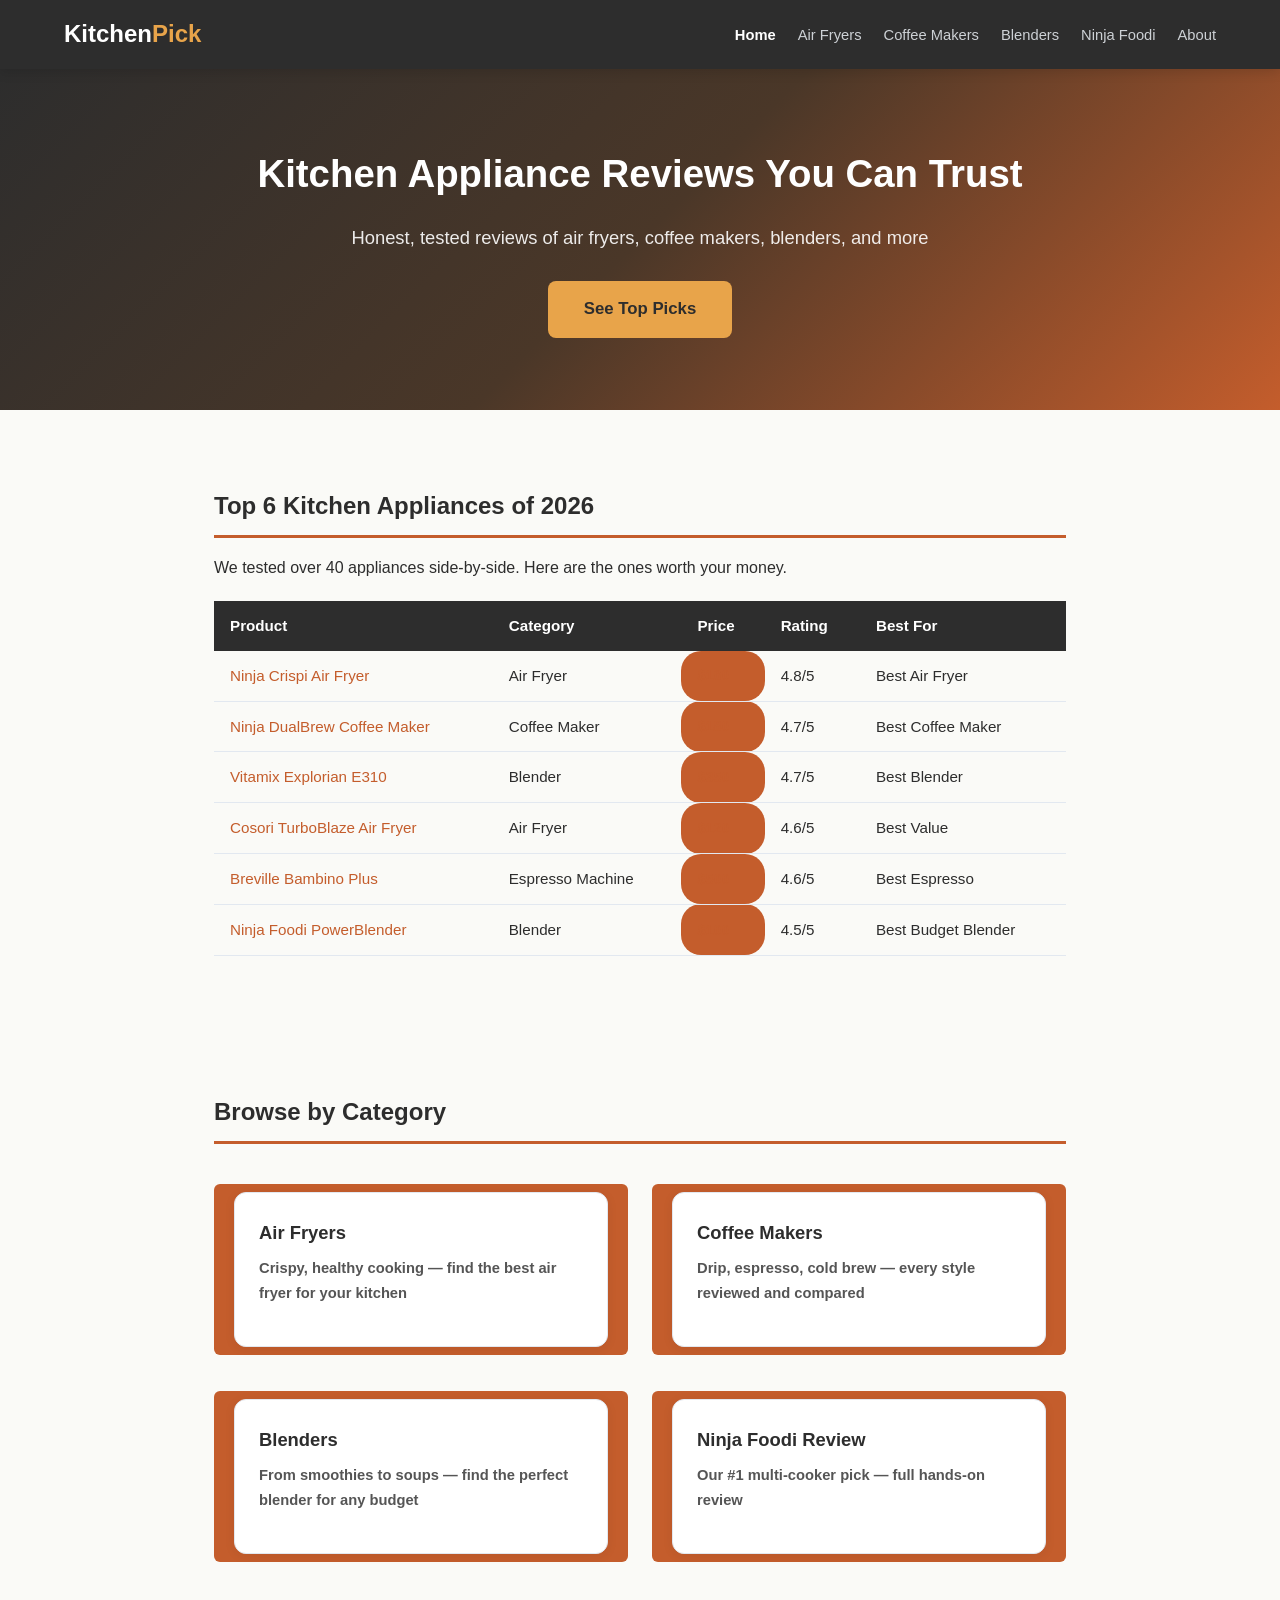
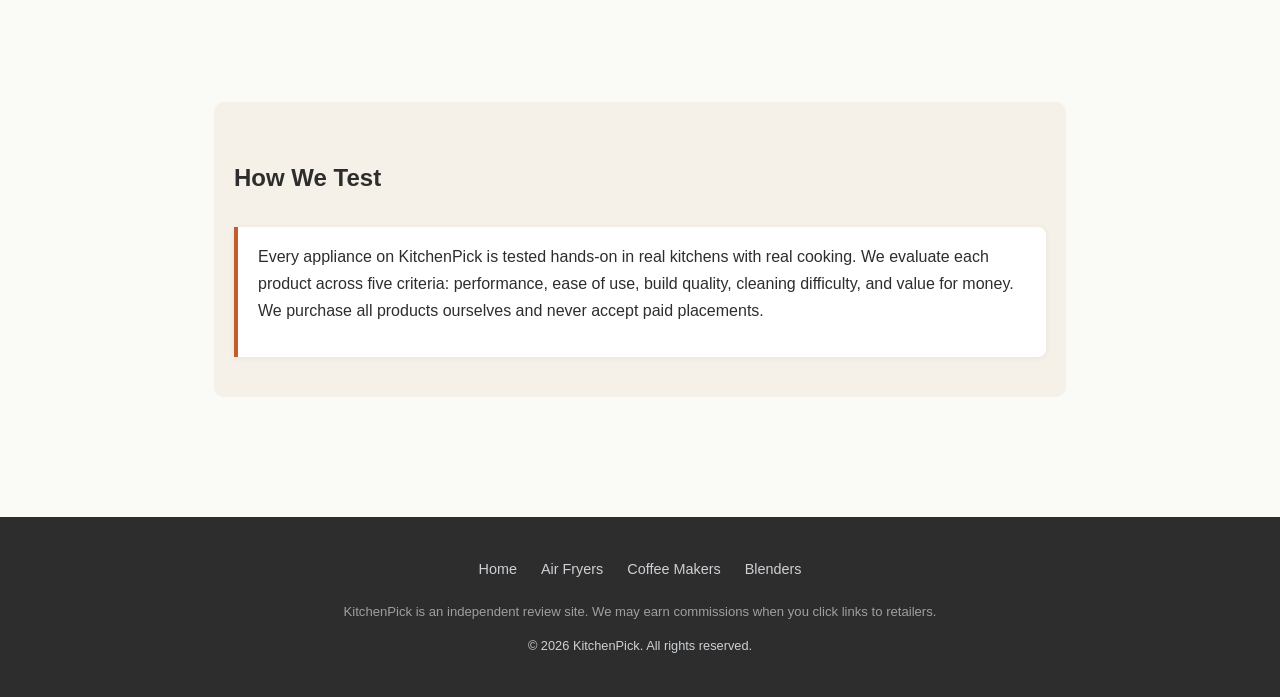
<file: index.html>
<!DOCTYPE html>
<html lang="en">
<head>
  <meta charset="UTF-8">
  <meta name="viewport" content="width=device-width, initial-scale=1.0">
  <title>Best Kitchen Appliances 2026 - Honest Reviews & Comparisons | KitchenPick</title>
  <meta name="description" content="Honest, tested reviews and comparisons of the best kitchen appliances in 2026. Air fryers, coffee makers, blenders, and more.">
  <link rel="canonical" href="https://kitchenpick.liiink.site/">
  <meta property="og:title" content="Best Kitchen Appliances 2026 - Honest Reviews & Comparisons | KitchenPick">
  <meta property="og:description" content="Honest, tested reviews and comparisons of the best kitchen appliances in 2026. Air fryers, coffee makers, blenders, and more.">
  <meta property="og:type" content="article">
  <meta property="og:url" content="https://kitchenpick.liiink.site/">
  <meta property="og:site_name" content="KitchenPick">
  <script type="application/ld+json">{"@context":"https://schema.org","@type":"WebSite","name":"KitchenPick","url":"https://kitchenpick.liiink.site/"}</script>
  <link rel="stylesheet" href="assets/css/styles.css">
</head>
<body>
  <header class="site-header">
    <div class="header-inner">
      <a href="index.html" class="logo">Kitchen<span>Pick</span></a>
      <nav>
        <ul>
          <li><a href="index.html" style="color:#fff;font-weight:600">Home</a></li>
          <li><a href="best-air-fryers.html">Air Fryers</a></li>
          <li><a href="best-coffee-makers.html">Coffee Makers</a></li>
          <li><a href="best-blenders.html">Blenders</a></li>
          <li><a href="ninja-foodi-review.html">Ninja Foodi</a></li>
          <li><a href="about.html">About</a></li>
        </ul>
      </nav>
    </div>
  </header>

  <section class="hero">
    <h1>Kitchen Appliance Reviews You Can Trust</h1>
    <p>Honest, tested reviews of air fryers, coffee makers, blenders, and more</p>
    <a href="#top-picks" class="hero-cta">See Top Picks</a>
  </section>

  <section id="top-picks" class="content">
    <h2>Top 6 Kitchen Appliances of 2026</h2>
    <p>We tested over 40 appliances side-by-side. Here are the ones worth your money.</p>
    <div class="compare-table-wrapper">
      <table class="compare-table">
        <thead><tr><th>Product</th><th>Category</th><th>Price</th><th>Rating</th><th>Best For</th></tr></thead>
        <tbody>
          <tr><td><a href="https://www.amazon.com/dp/B0DG46QZR6?tag=petgearlab20-20" target="_blank" rel="nofollow sponsored">Ninja Crispi Air Fryer</a></td><td>Air Fryer</td><td class="price-tag"><a href="https://www.amazon.com/dp/B0DG46QZR6?tag=petgearlab20-20" target="_blank" rel="nofollow sponsored">$160</a></td><td class="stars">4.8/5</td><td><span class="tag">Best Air Fryer</span></td></tr>
          <tr><td><a href="https://www.amazon.com/dp/B0CX3T19QK?tag=petgearlab20-20" target="_blank" rel="nofollow sponsored">Ninja DualBrew Coffee Maker</a></td><td>Coffee Maker</td><td class="price-tag"><a href="https://www.amazon.com/dp/B0CX3T19QK?tag=petgearlab20-20" target="_blank" rel="nofollow sponsored">$180</a></td><td class="stars">4.7/5</td><td><span class="tag">Best Coffee Maker</span></td></tr>
          <tr><td><a href="https://www.amazon.com/dp/B0B9BT5L3P?tag=petgearlab20-20" target="_blank" rel="nofollow sponsored">Vitamix Explorian E310</a></td><td>Blender</td><td class="price-tag"><a href="https://www.amazon.com/dp/B0B9BT5L3P?tag=petgearlab20-20" target="_blank" rel="nofollow sponsored">$350</a></td><td class="stars">4.7/5</td><td><span class="tag">Best Blender</span></td></tr>
          <tr><td><a href="https://www.amazon.com/dp/B0DGB6BJTF?tag=petgearlab20-20" target="_blank" rel="nofollow sponsored">Cosori TurboBlaze Air Fryer</a></td><td>Air Fryer</td><td class="price-tag"><a href="https://www.amazon.com/dp/B0DGB6BJTF?tag=petgearlab20-20" target="_blank" rel="nofollow sponsored">$120</a></td><td class="stars">4.6/5</td><td><span class="tag">Best Value</span></td></tr>
          <tr><td><a href="https://www.amazon.com/dp/B09YRQFWKS?tag=petgearlab20-20" target="_blank" rel="nofollow sponsored">Breville Bambino Plus</a></td><td>Espresso Machine</td><td class="price-tag"><a href="https://www.amazon.com/dp/B09YRQFWKS?tag=petgearlab20-20" target="_blank" rel="nofollow sponsored">$500</a></td><td class="stars">4.6/5</td><td><span class="tag">Best Espresso</span></td></tr>
          <tr><td><a href="https://www.amazon.com/dp/B0CK29QPFQ?tag=petgearlab20-20" target="_blank" rel="nofollow sponsored">Ninja Foodi PowerBlender</a></td><td>Blender</td><td class="price-tag"><a href="https://www.amazon.com/dp/B0CK29QPFQ?tag=petgearlab20-20" target="_blank" rel="nofollow sponsored">$100</a></td><td class="stars">4.5/5</td><td><span class="tag">Best Budget Blender</span></td></tr>
        </tbody>
      </table>
    </div>
  </section>

  <section class="content">
    <h2>Browse by Category</h2>
    <div class="cards">
      <a href="best-air-fryers.html" class="card-link"><div class="card"><h3>Air Fryers</h3><p>Crispy, healthy cooking — find the best air fryer for your kitchen</p></div></a>
      <a href="best-coffee-makers.html" class="card-link"><div class="card"><h3>Coffee Makers</h3><p>Drip, espresso, cold brew — every style reviewed and compared</p></div></a>
      <a href="best-blenders.html" class="card-link"><div class="card"><h3>Blenders</h3><p>From smoothies to soups — find the perfect blender for any budget</p></div></a>
      <a href="ninja-foodi-review.html" class="card-link"><div class="card"><h3>Ninja Foodi Review</h3><p>Our #1 multi-cooker pick — full hands-on review</p></div></a>
    </div>
  </section>

  <section class="content">
    <div class="methodology">
      <h2>How We Test</h2>
      <div class="info-box">
        <p>Every appliance on KitchenPick is tested hands-on in real kitchens with real cooking. We evaluate each product across five criteria: performance, ease of use, build quality, cleaning difficulty, and value for money. We purchase all products ourselves and never accept paid placements.</p>
      </div>
    </div>
  </section>

  <footer class="site-footer">
    <div class="footer-inner">
      <div class="footer-links">
        <a href="index.html">Home</a>
        <a href="best-air-fryers.html">Air Fryers</a>
        <a href="best-coffee-makers.html">Coffee Makers</a>
        <a href="best-blenders.html">Blenders</a>
      </div>
      <p class="footer-copy">KitchenPick is an independent review site. We may earn commissions when you click links to retailers.</p>
      <p style="margin-top: 12px; font-size: 0.8rem;">&copy; 2026 KitchenPick. All rights reserved.</p>
    </div>
  </footer>
</body>
</html>
</file>
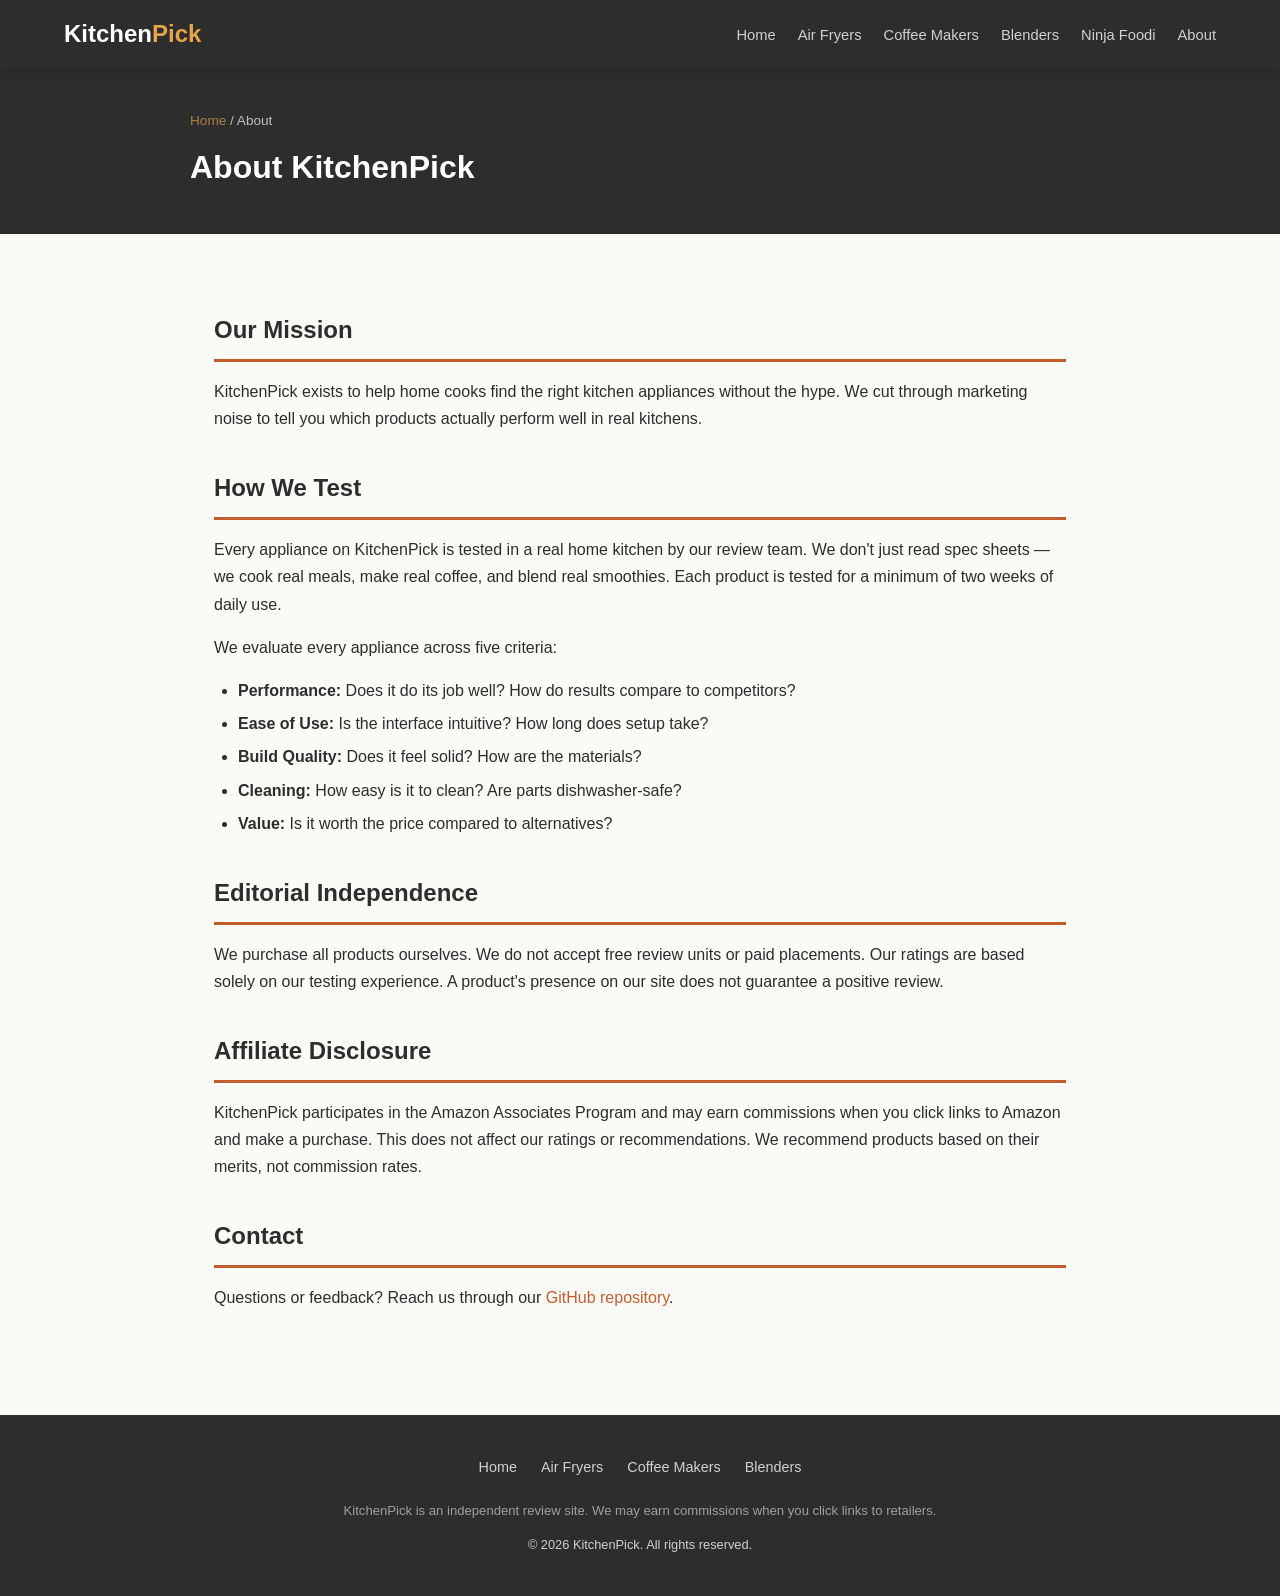
<file: about.html>
<!DOCTYPE html>
<html lang="en">
<head>
  <meta charset="UTF-8">
  <meta name="viewport" content="width=device-width, initial-scale=1.0">
  <title>About KitchenPick - Our Testing Philosophy</title>
  <meta name="description" content="Learn about KitchenPick's mission, testing methodology, and editorial independence.">
  <link rel="canonical" href="https://kitchenpick.liiink.site/about.html">
  <link rel="stylesheet" href="assets/css/styles.css">
</head>
<body>
  <header class="site-header">
    <div class="header-inner">
      <a href="index.html" class="logo">Kitchen<span>Pick</span></a>
      <nav>
        <ul>
          <li><a href="index.html">Home</a></li>
          <li><a href="best-air-fryers.html">Air Fryers</a></li>
          <li><a href="best-coffee-makers.html">Coffee Makers</a></li>
          <li><a href="best-blenders.html">Blenders</a></li>
          <li><a href="ninja-foodi-review.html">Ninja Foodi</a></li>
          <li><a href="about.html">About</a></li>
        </ul>
      </nav>
    </div>
  </header>

  <div class="page-header">
    <div class="inner">
      <p class="breadcrumb"><a href="index.html">Home</a> / About</p>
      <h1>About KitchenPick</h1>
    </div>
  </div>

  <div class="content">
    <h2>Our Mission</h2>
    <p>KitchenPick exists to help home cooks find the right kitchen appliances without the hype. We cut through marketing noise to tell you which products actually perform well in real kitchens.</p>

    <h2>How We Test</h2>
    <p>Every appliance on KitchenPick is tested in a real home kitchen by our review team. We don't just read spec sheets — we cook real meals, make real coffee, and blend real smoothies. Each product is tested for a minimum of two weeks of daily use.</p>
    <p>We evaluate every appliance across five criteria:</p>
    <ul>
      <li><strong>Performance:</strong> Does it do its job well? How do results compare to competitors?</li>
      <li><strong>Ease of Use:</strong> Is the interface intuitive? How long does setup take?</li>
      <li><strong>Build Quality:</strong> Does it feel solid? How are the materials?</li>
      <li><strong>Cleaning:</strong> How easy is it to clean? Are parts dishwasher-safe?</li>
      <li><strong>Value:</strong> Is it worth the price compared to alternatives?</li>
    </ul>

    <h2>Editorial Independence</h2>
    <p>We purchase all products ourselves. We do not accept free review units or paid placements. Our ratings are based solely on our testing experience. A product's presence on our site does not guarantee a positive review.</p>

    <h2>Affiliate Disclosure</h2>
    <p>KitchenPick participates in the Amazon Associates Program and may earn commissions when you click links to Amazon and make a purchase. This does not affect our ratings or recommendations. We recommend products based on their merits, not commission rates.</p>

    <h2>Contact</h2>
    <p>Questions or feedback? Reach us through our <a href="https://github.com/Linnnkkk/kitchen-pick">GitHub repository</a>.</p>
  </div>

  <footer class="site-footer">
    <div class="footer-inner">
      <div class="footer-links">
        <a href="index.html">Home</a>
        <a href="best-air-fryers.html">Air Fryers</a>
        <a href="best-coffee-makers.html">Coffee Makers</a>
        <a href="best-blenders.html">Blenders</a>
      </div>
      <p class="footer-copy">KitchenPick is an independent review site. We may earn commissions when you click links to retailers.</p>
      <p style="margin-top: 12px; font-size: 0.8rem;">&copy; 2026 KitchenPick. All rights reserved.</p>
    </div>
  </footer>
</body>
</html>
</file>
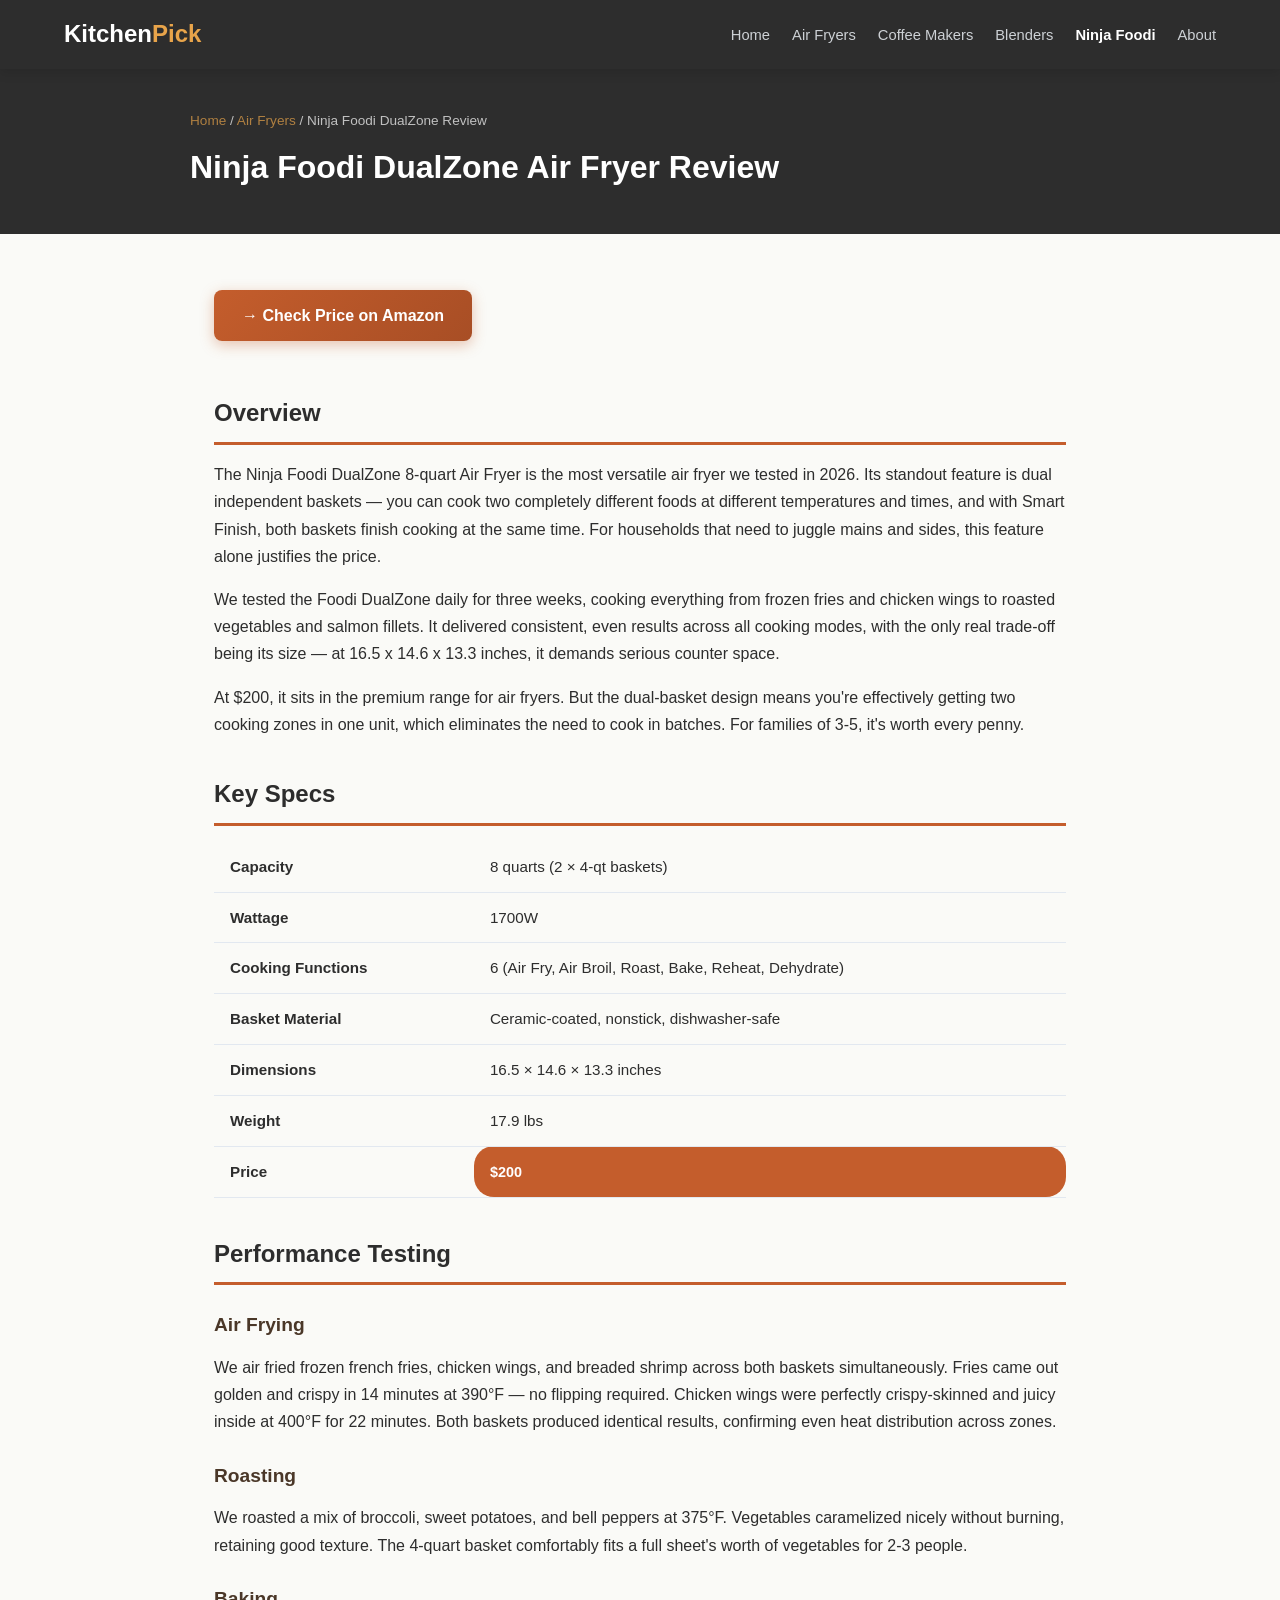
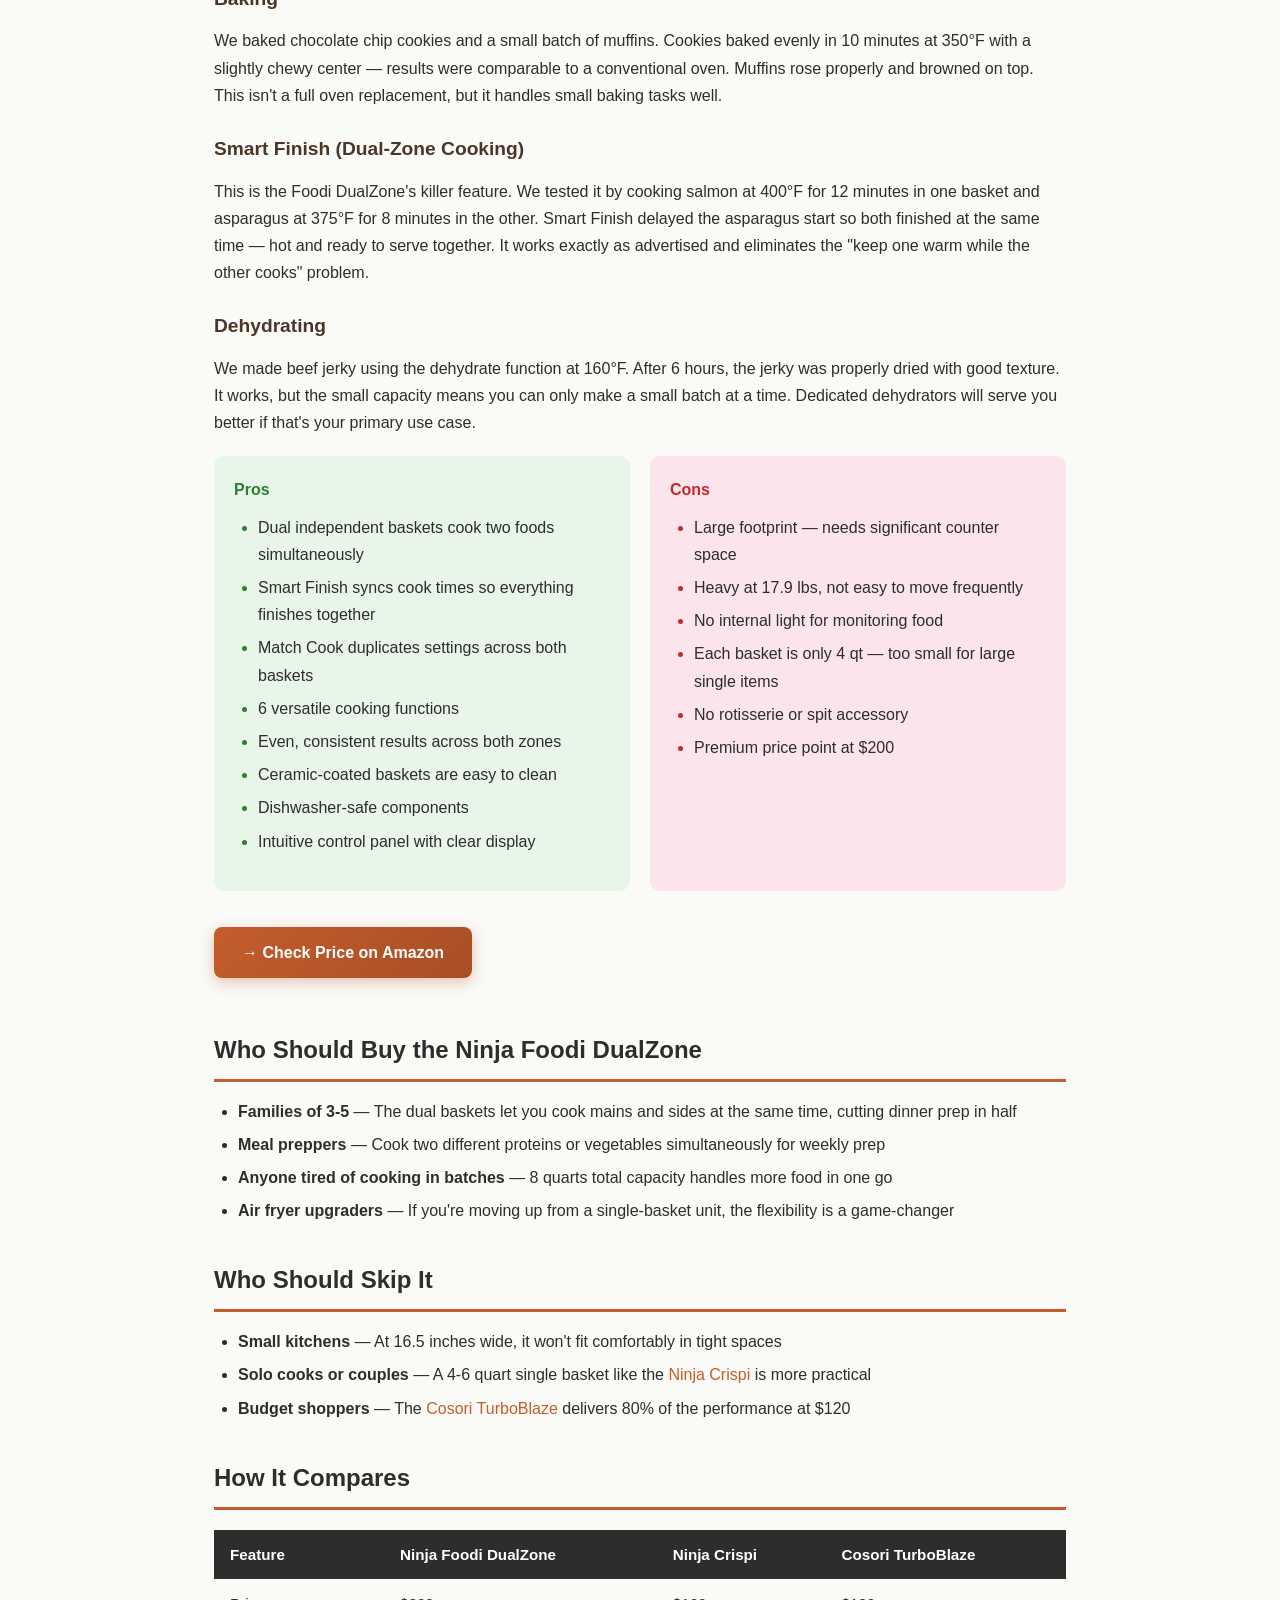
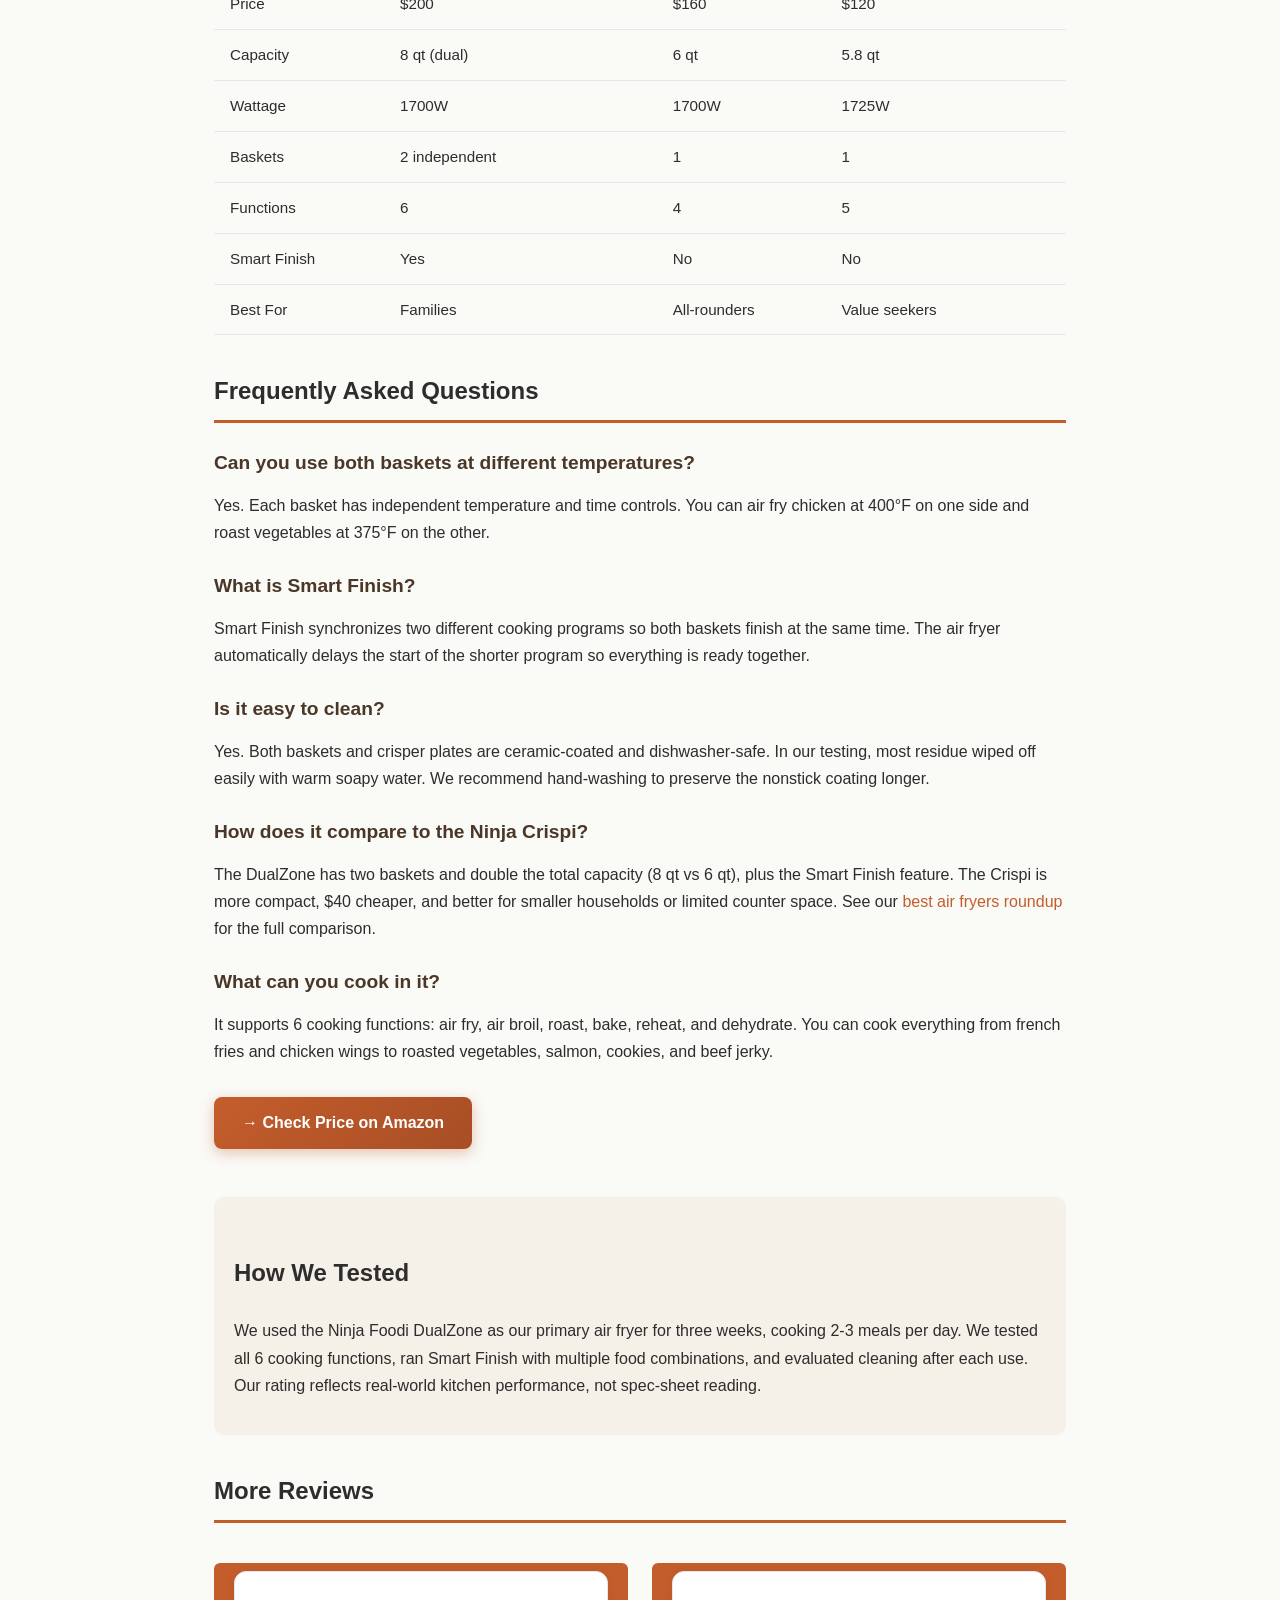
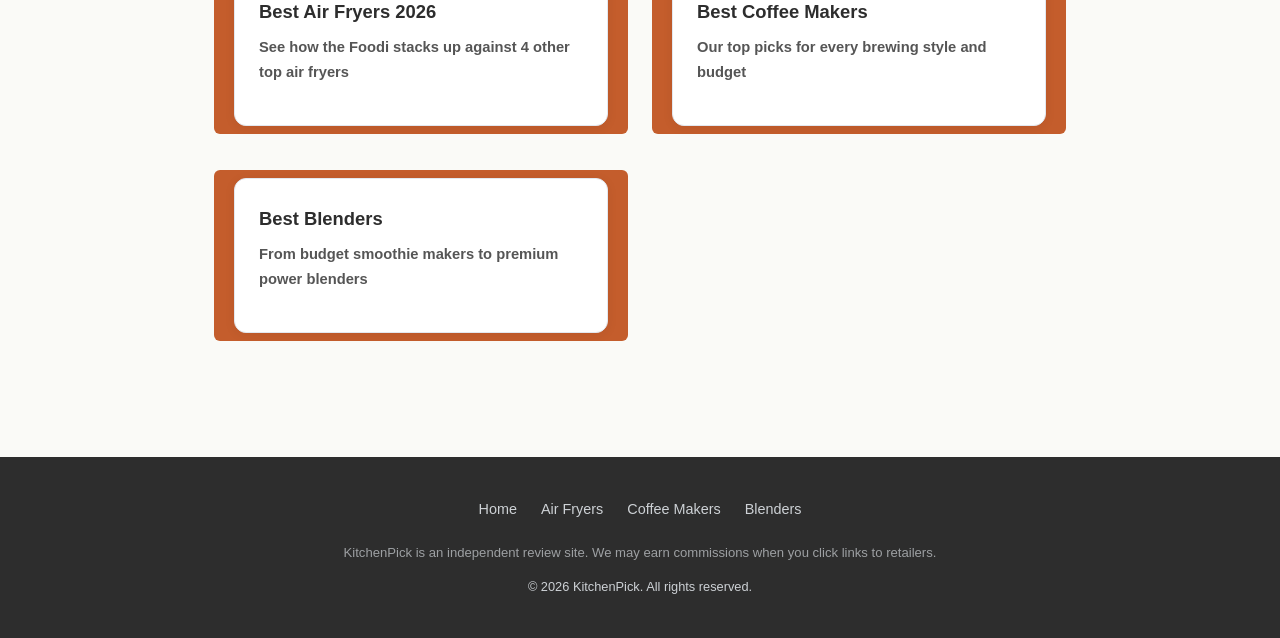
<file: ninja-foodi-review.html>
<!DOCTYPE html>
<html lang="en">
<head>
  <meta charset="UTF-8">
  <meta name="viewport" content="width=device-width, initial-scale=1.0">
  <title>Ninja Foodi DualZone Air Fryer Review 2026 | KitchenPick</title>
  <meta name="description" content="Hands-on review of the Ninja Foodi DualZone Air Fryer. We tested it for 3 weeks — here's what we found about performance, ease of use, and value.">
  <link rel="canonical" href="https://kitchenpick.liiink.site/ninja-foodi-review.html">
  <meta property="og:title" content="Ninja Foodi DualZone Air Fryer Review 2026 | KitchenPick">
  <meta property="og:description" content="Hands-on review of the Ninja Foodi DualZone Air Fryer after 3 weeks of real kitchen testing.">
  <meta property="og:type" content="article">
  <meta property="og:url" content="https://kitchenpick.liiink.site/ninja-foodi-review.html">
  <meta property="og:site_name" content="KitchenPick">
  <script type="application/ld+json">{"@context":"https://schema.org","@type":"Review","itemReviewed":{"@type":"Product","name":"Ninja Foodi 8-qt 6-in-1 DualZone Air Fryer","brand":{"@type":"Brand","name":"Ninja"},"offers":{"@type":"Offer","price":"200","priceCurrency":"USD","availability":"https://schema.org/InStock","url":"https://www.amazon.com/dp/B0CKZ6R1GK?tag=petgearlab20-20"}},"reviewRating":{"@type":"Rating","ratingValue":"4.7","bestRating":"5"},"author":{"@type":"Organization","name":"KitchenPick"},"datePublished":"2026-05-13","reviewBody":"The Ninja Foodi DualZone is the best dual-basket air fryer we tested. Its Smart Finish feature lets you cook two different foods that finish at the same time — a genuine time-saver for families."}</script>
  <script type="application/ld+json">{"@context":"https://schema.org","@type":"FAQPage","mainEntity":[{"@type":"Question","name":"Can you use both baskets at different temperatures?","acceptedAnswer":{"@type":"Answer","text":"Yes. Each basket has independent temperature and time controls. You can air fry chicken at 400°F on one side and roast vegetables at 375°F on the other."}},{"@type":"Question","name":"What is Smart Finish on the Ninja Foodi DualZone?","acceptedAnswer":{"@type":"Answer","text":"Smart Finish is a feature that synchronizes two different cooking programs so both baskets finish at the same time. The air fryer automatically adjusts the start time of the shorter program."}},{"@type":"Question","name":"Is the Ninja Foodi DualZone easy to clean?","acceptedAnswer":{"@type":"Answer","text":"Yes. Both baskets and crisper plates are ceramic-coated and dishwasher-safe. In our testing, most residue wiped off easily with warm soapy water."}},{"@type":"Question","name":"How does it compare to the Ninja Crispi?","acceptedAnswer":{"@type":"Answer","text":"The DualZone has two baskets and double the capacity (8 qt vs 6 qt), making it better for families. The Crispi is more compact and better suited for smaller households or limited counter space."}},{"@type":"Question","name":"What can you cook in the Ninja Foodi DualZone?","acceptedAnswer":{"@type":"Answer","text":"It supports 6 cooking functions: air fry, air broil, roast, bake, reheat, and dehydrate. You can cook everything from french fries and chicken wings to roasted vegetables and beef jerky."}}]}</script>
  <link rel="stylesheet" href="assets/css/styles.css">
</head>
<body>
  <header class="site-header">
    <div class="header-inner">
      <a href="index.html" class="logo">Kitchen<span>Pick</span></a>
      <nav>
        <ul>
          <li><a href="index.html">Home</a></li>
          <li><a href="best-air-fryers.html">Air Fryers</a></li>
          <li><a href="best-coffee-makers.html">Coffee Makers</a></li>
          <li><a href="best-blenders.html">Blenders</a></li>
          <li><a href="ninja-foodi-review.html" style="color:#fff;font-weight:600">Ninja Foodi</a></li>
          <li><a href="about.html">About</a></li>
        </ul>
      </nav>
    </div>
  </header>

  <div class="page-header">
    <div class="inner">
      <p class="breadcrumb"><a href="index.html">Home</a> / <a href="best-air-fryers.html">Air Fryers</a> / Ninja Foodi DualZone Review</p>
      <h1>Ninja Foodi DualZone Air Fryer Review</h1>
    </div>
  </div>

  <div class="content">
    <a href="https://www.amazon.com/dp/B0CKZ6R1GK?tag=petgearlab20-20" target="_blank" rel="nofollow sponsored" class="buy-btn">Check Price on Amazon</a>

    <h2>Overview</h2>
    <p>The Ninja Foodi DualZone 8-quart Air Fryer is the most versatile air fryer we tested in 2026. Its standout feature is dual independent baskets — you can cook two completely different foods at different temperatures and times, and with Smart Finish, both baskets finish cooking at the same time. For households that need to juggle mains and sides, this feature alone justifies the price.</p>
    <p>We tested the Foodi DualZone daily for three weeks, cooking everything from frozen fries and chicken wings to roasted vegetables and salmon fillets. It delivered consistent, even results across all cooking modes, with the only real trade-off being its size — at 16.5 x 14.6 x 13.3 inches, it demands serious counter space.</p>
    <p>At $200, it sits in the premium range for air fryers. But the dual-basket design means you're effectively getting two cooking zones in one unit, which eliminates the need to cook in batches. For families of 3-5, it's worth every penny.</p>

    <h2>Key Specs</h2>
    <table class="compare-table">
      <tbody>
        <tr><td><strong>Capacity</strong></td><td>8 quarts (2 × 4-qt baskets)</td></tr>
        <tr><td><strong>Wattage</strong></td><td>1700W</td></tr>
        <tr><td><strong>Cooking Functions</strong></td><td>6 (Air Fry, Air Broil, Roast, Bake, Reheat, Dehydrate)</td></tr>
        <tr><td><strong>Basket Material</strong></td><td>Ceramic-coated, nonstick, dishwasher-safe</td></tr>
        <tr><td><strong>Dimensions</strong></td><td>16.5 × 14.6 × 13.3 inches</td></tr>
        <tr><td><strong>Weight</strong></td><td>17.9 lbs</td></tr>
        <tr><td><strong>Price</strong></td><td class="price-tag"><a href="https://www.amazon.com/dp/B0CKZ6R1GK?tag=petgearlab20-20" target="_blank" rel="nofollow sponsored" style="color:#fff">$200</a></td></tr>
      </tbody>
    </table>

    <h2>Performance Testing</h2>

    <h3>Air Frying</h3>
    <p>We air fried frozen french fries, chicken wings, and breaded shrimp across both baskets simultaneously. Fries came out golden and crispy in 14 minutes at 390°F — no flipping required. Chicken wings were perfectly crispy-skinned and juicy inside at 400°F for 22 minutes. Both baskets produced identical results, confirming even heat distribution across zones.</p>

    <h3>Roasting</h3>
    <p>We roasted a mix of broccoli, sweet potatoes, and bell peppers at 375°F. Vegetables caramelized nicely without burning, retaining good texture. The 4-quart basket comfortably fits a full sheet's worth of vegetables for 2-3 people.</p>

    <h3>Baking</h3>
    <p>We baked chocolate chip cookies and a small batch of muffins. Cookies baked evenly in 10 minutes at 350°F with a slightly chewy center — results were comparable to a conventional oven. Muffins rose properly and browned on top. This isn't a full oven replacement, but it handles small baking tasks well.</p>

    <h3>Smart Finish (Dual-Zone Cooking)</h3>
    <p>This is the Foodi DualZone's killer feature. We tested it by cooking salmon at 400°F for 12 minutes in one basket and asparagus at 375°F for 8 minutes in the other. Smart Finish delayed the asparagus start so both finished at the same time — hot and ready to serve together. It works exactly as advertised and eliminates the "keep one warm while the other cooks" problem.</p>

    <h3>Dehydrating</h3>
    <p>We made beef jerky using the dehydrate function at 160°F. After 6 hours, the jerky was properly dried with good texture. It works, but the small capacity means you can only make a small batch at a time. Dedicated dehydrators will serve you better if that's your primary use case.</p>

    <div class="pros-cons">
      <div class="pros">
        <h4>Pros</h4>
        <ul>
          <li>Dual independent baskets cook two foods simultaneously</li>
          <li>Smart Finish syncs cook times so everything finishes together</li>
          <li>Match Cook duplicates settings across both baskets</li>
          <li>6 versatile cooking functions</li>
          <li>Even, consistent results across both zones</li>
          <li>Ceramic-coated baskets are easy to clean</li>
          <li>Dishwasher-safe components</li>
          <li>Intuitive control panel with clear display</li>
        </ul>
      </div>
      <div class="cons">
        <h4>Cons</h4>
        <ul>
          <li>Large footprint — needs significant counter space</li>
          <li>Heavy at 17.9 lbs, not easy to move frequently</li>
          <li>No internal light for monitoring food</li>
          <li>Each basket is only 4 qt — too small for large single items</li>
          <li>No rotisserie or spit accessory</li>
          <li>Premium price point at $200</li>
        </ul>
      </div>
    </div>

    <a href="https://www.amazon.com/dp/B0CKZ6R1GK?tag=petgearlab20-20" target="_blank" rel="nofollow sponsored" class="buy-btn">Check Price on Amazon</a>

    <h2>Who Should Buy the Ninja Foodi DualZone</h2>
    <ul>
      <li><strong>Families of 3-5</strong> — The dual baskets let you cook mains and sides at the same time, cutting dinner prep in half</li>
      <li><strong>Meal preppers</strong> — Cook two different proteins or vegetables simultaneously for weekly prep</li>
      <li><strong>Anyone tired of cooking in batches</strong> — 8 quarts total capacity handles more food in one go</li>
      <li><strong>Air fryer upgraders</strong> — If you're moving up from a single-basket unit, the flexibility is a game-changer</li>
    </ul>

    <h2>Who Should Skip It</h2>
    <ul>
      <li><strong>Small kitchens</strong> — At 16.5 inches wide, it won't fit comfortably in tight spaces</li>
      <li><strong>Solo cooks or couples</strong> — A 4-6 quart single basket like the <a href="https://www.amazon.com/dp/B0DG46QZR6?tag=petgearlab20-20" target="_blank" rel="nofollow sponsored">Ninja Crispi</a> is more practical</li>
      <li><strong>Budget shoppers</strong> — The <a href="https://www.amazon.com/dp/B0DGB6BJTF?tag=petgearlab20-20" target="_blank" rel="nofollow sponsored">Cosori TurboBlaze</a> delivers 80% of the performance at $120</li>
    </ul>

    <h2>How It Compares</h2>
    <div class="compare-table-wrapper">
      <table class="compare-table">
        <thead><tr><th>Feature</th><th>Ninja Foodi DualZone</th><th>Ninja Crispi</th><th>Cosori TurboBlaze</th></tr></thead>
        <tbody>
          <tr><td>Price</td><td>$200</td><td>$160</td><td>$120</td></tr>
          <tr><td>Capacity</td><td>8 qt (dual)</td><td>6 qt</td><td>5.8 qt</td></tr>
          <tr><td>Wattage</td><td>1700W</td><td>1700W</td><td>1725W</td></tr>
          <tr><td>Baskets</td><td>2 independent</td><td>1</td><td>1</td></tr>
          <tr><td>Functions</td><td>6</td><td>4</td><td>5</td></tr>
          <tr><td>Smart Finish</td><td>Yes</td><td>No</td><td>No</td></tr>
          <tr><td>Best For</td><td>Families</td><td>All-rounders</td><td>Value seekers</td></tr>
        </tbody>
      </table>
    </div>

    <h2>Frequently Asked Questions</h2>

    <h3>Can you use both baskets at different temperatures?</h3>
    <p>Yes. Each basket has independent temperature and time controls. You can air fry chicken at 400°F on one side and roast vegetables at 375°F on the other.</p>

    <h3>What is Smart Finish?</h3>
    <p>Smart Finish synchronizes two different cooking programs so both baskets finish at the same time. The air fryer automatically delays the start of the shorter program so everything is ready together.</p>

    <h3>Is it easy to clean?</h3>
    <p>Yes. Both baskets and crisper plates are ceramic-coated and dishwasher-safe. In our testing, most residue wiped off easily with warm soapy water. We recommend hand-washing to preserve the nonstick coating longer.</p>

    <h3>How does it compare to the Ninja Crispi?</h3>
    <p>The DualZone has two baskets and double the total capacity (8 qt vs 6 qt), plus the Smart Finish feature. The Crispi is more compact, $40 cheaper, and better for smaller households or limited counter space. See our <a href="best-air-fryers.html">best air fryers roundup</a> for the full comparison.</p>

    <h3>What can you cook in it?</h3>
    <p>It supports 6 cooking functions: air fry, air broil, roast, bake, reheat, and dehydrate. You can cook everything from french fries and chicken wings to roasted vegetables, salmon, cookies, and beef jerky.</p>

    <a href="https://www.amazon.com/dp/B0CKZ6R1GK?tag=petgearlab20-20" target="_blank" rel="nofollow sponsored" class="buy-btn">Check Price on Amazon</a>

    <div class="methodology">
      <h2>How We Tested</h2>
      <p>We used the Ninja Foodi DualZone as our primary air fryer for three weeks, cooking 2-3 meals per day. We tested all 6 cooking functions, ran Smart Finish with multiple food combinations, and evaluated cleaning after each use. Our rating reflects real-world kitchen performance, not spec-sheet reading.</p>
    </div>

    <h2>More Reviews</h2>
    <div class="cards">
      <a href="best-air-fryers.html" class="card-link"><div class="card"><h3>Best Air Fryers 2026</h3><p>See how the Foodi stacks up against 4 other top air fryers</p></div></a>
      <a href="best-coffee-makers.html" class="card-link"><div class="card"><h3>Best Coffee Makers</h3><p>Our top picks for every brewing style and budget</p></div></a>
      <a href="best-blenders.html" class="card-link"><div class="card"><h3>Best Blenders</h3><p>From budget smoothie makers to premium power blenders</p></div></a>
    </div>
  </div>

  <footer class="site-footer">
    <div class="footer-inner">
      <div class="footer-links">
        <a href="index.html">Home</a>
        <a href="best-air-fryers.html">Air Fryers</a>
        <a href="best-coffee-makers.html">Coffee Makers</a>
        <a href="best-blenders.html">Blenders</a>
      </div>
      <p class="footer-copy">KitchenPick is an independent review site. We may earn commissions when you click links to retailers.</p>
      <p style="margin-top: 12px; font-size: 0.8rem;">&copy; 2026 KitchenPick. All rights reserved.</p>
    </div>
  </footer>
</body>
</html>
</file>
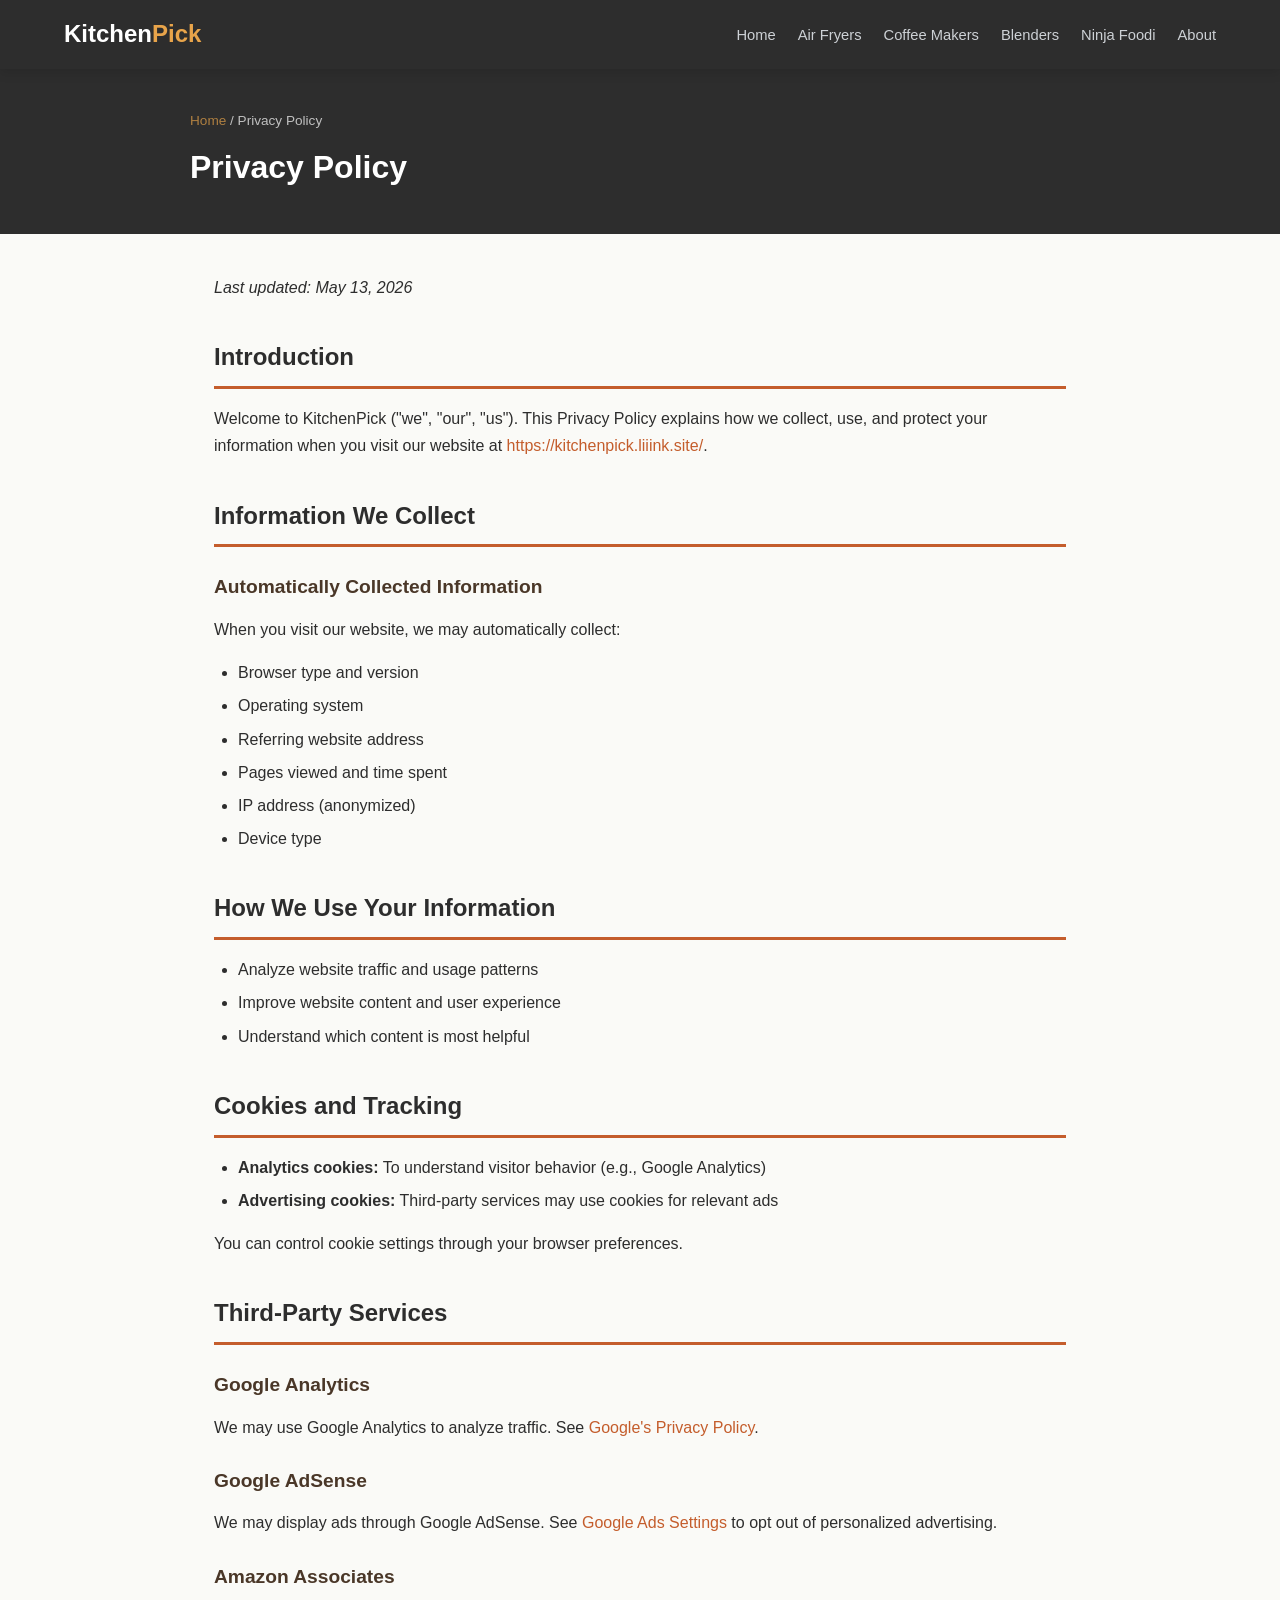
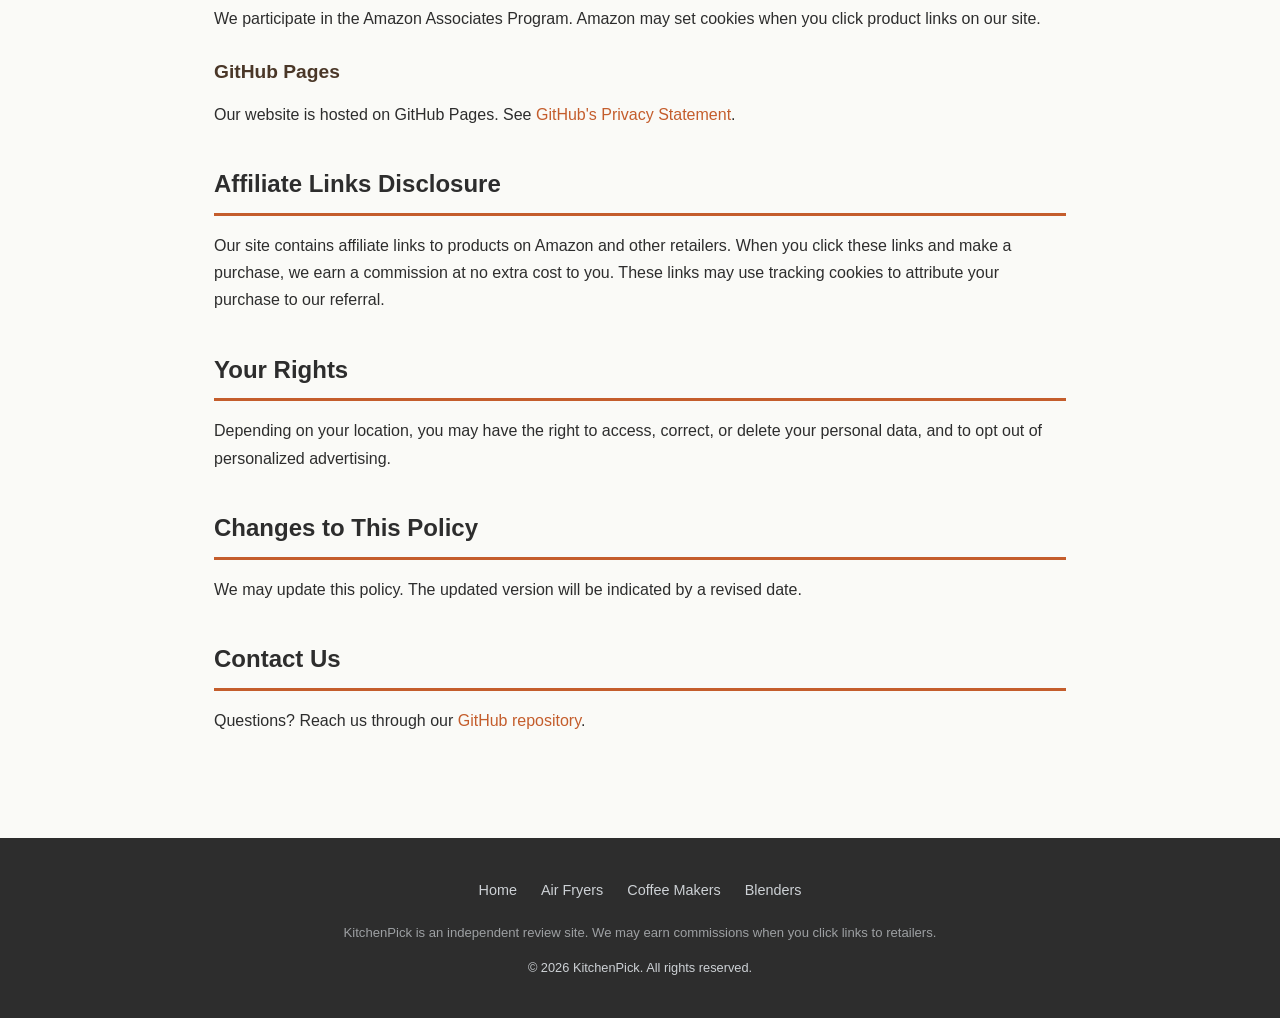
<file: privacy.html>
<!DOCTYPE html>
<html lang="en">
<head>
  <meta charset="UTF-8">
  <meta name="viewport" content="width=device-width, initial-scale=1.0">
  <title>Privacy Policy - KitchenPick</title>
  <meta name="description" content="Privacy policy for KitchenPick. Learn how we handle your data, cookies, and third-party services.">
  <link rel="canonical" href="https://kitchenpick.liiink.site/privacy.html">
  <link rel="stylesheet" href="assets/css/styles.css">
</head>
<body>
  <header class="site-header">
    <div class="header-inner">
      <a href="index.html" class="logo">Kitchen<span>Pick</span></a>
      <nav>
        <ul>
          <li><a href="index.html">Home</a></li>
          <li><a href="best-air-fryers.html">Air Fryers</a></li>
          <li><a href="best-coffee-makers.html">Coffee Makers</a></li>
          <li><a href="best-blenders.html">Blenders</a></li>
          <li><a href="ninja-foodi-review.html">Ninja Foodi</a></li>
          <li><a href="about.html">About</a></li>
        </ul>
      </nav>
    </div>
  </header>

  <div class="page-header">
    <div class="inner">
      <p class="breadcrumb"><a href="index.html">Home</a> / Privacy Policy</p>
      <h1>Privacy Policy</h1>
    </div>
  </div>

  <div class="content">
    <p><em>Last updated: May 13, 2026</em></p>

    <h2>Introduction</h2>
    <p>Welcome to KitchenPick ("we", "our", "us"). This Privacy Policy explains how we collect, use, and protect your information when you visit our website at <a href="https://kitchenpick.liiink.site/">https://kitchenpick.liiink.site/</a>.</p>

    <h2>Information We Collect</h2>
    <h3>Automatically Collected Information</h3>
    <p>When you visit our website, we may automatically collect:</p>
    <ul>
      <li>Browser type and version</li>
      <li>Operating system</li>
      <li>Referring website address</li>
      <li>Pages viewed and time spent</li>
      <li>IP address (anonymized)</li>
      <li>Device type</li>
    </ul>

    <h2>How We Use Your Information</h2>
    <ul>
      <li>Analyze website traffic and usage patterns</li>
      <li>Improve website content and user experience</li>
      <li>Understand which content is most helpful</li>
    </ul>

    <h2>Cookies and Tracking</h2>
    <ul>
      <li><strong>Analytics cookies:</strong> To understand visitor behavior (e.g., Google Analytics)</li>
      <li><strong>Advertising cookies:</strong> Third-party services may use cookies for relevant ads</li>
    </ul>
    <p>You can control cookie settings through your browser preferences.</p>

    <h2>Third-Party Services</h2>
    <h3>Google Analytics</h3>
    <p>We may use Google Analytics to analyze traffic. See <a href="https://policies.google.com/privacy">Google's Privacy Policy</a>.</p>
    <h3>Google AdSense</h3>
    <p>We may display ads through Google AdSense. See <a href="https://www.google.com/settings/ads">Google Ads Settings</a> to opt out of personalized advertising.</p>
    <h3>Amazon Associates</h3>
    <p>We participate in the Amazon Associates Program. Amazon may set cookies when you click product links on our site.</p>
    <h3>GitHub Pages</h3>
    <p>Our website is hosted on GitHub Pages. See <a href="https://docs.github.com/en/site-policy/privacy-policies">GitHub's Privacy Statement</a>.</p>

    <h2>Affiliate Links Disclosure</h2>
    <p>Our site contains affiliate links to products on Amazon and other retailers. When you click these links and make a purchase, we earn a commission at no extra cost to you. These links may use tracking cookies to attribute your purchase to our referral.</p>

    <h2>Your Rights</h2>
    <p>Depending on your location, you may have the right to access, correct, or delete your personal data, and to opt out of personalized advertising.</p>

    <h2>Changes to This Policy</h2>
    <p>We may update this policy. The updated version will be indicated by a revised date.</p>

    <h2>Contact Us</h2>
    <p>Questions? Reach us through our <a href="https://github.com/Linnnkkk/kitchen-pick">GitHub repository</a>.</p>
  </div>

  <footer class="site-footer">
    <div class="footer-inner">
      <div class="footer-links">
        <a href="index.html">Home</a>
        <a href="best-air-fryers.html">Air Fryers</a>
        <a href="best-coffee-makers.html">Coffee Makers</a>
        <a href="best-blenders.html">Blenders</a>
      </div>
      <p class="footer-copy">KitchenPick is an independent review site. We may earn commissions when you click links to retailers.</p>
      <p style="margin-top: 12px; font-size: 0.8rem;">&copy; 2026 KitchenPick. All rights reserved.</p>
    </div>
  </footer>
</body>
</html>
</file>
<file: assets/css/styles.css>
/* ===== Reset & Base ===== */
*, *::before, *::after { box-sizing: border-box; margin: 0; padding: 0; }
body { font-family: -apple-system, BlinkMacSystemFont, 'Segoe UI', Roboto, sans-serif; color: #2d2d2d; background: #fafaf7; line-height: 1.7; }
a { color: #c45d2c; text-decoration: none; }
a:hover { text-decoration: underline; }
img { max-width: 100%; height: auto; }

/* ===== Header ===== */
.site-header { background: #2d2d2d; color: #fff; padding: 0; position: sticky; top: 0; z-index: 100; box-shadow: 0 2px 12px rgba(0,0,0,.15); }
.header-inner { max-width: 1200px; margin: 0 auto; display: flex; align-items: center; justify-content: space-between; padding: 14px 24px; }
.logo { color: #fff; font-size: 1.5rem; font-weight: 700; }
.logo span { color: #e8a44a; }
nav ul { list-style: none; display: flex; gap: 22px; }
nav a { color: #cdd1d5; font-size: .92rem; transition: color .2s; }
nav a:hover { color: #fff; text-decoration: none; }

/* ===== Hero ===== */
.hero { background: linear-gradient(135deg, #2d2d2d 0%, #4a3728 50%, #c45d2c 100%); color: #fff; padding: 72px 24px; text-align: center; }
.hero h1 { font-size: 2.4rem; margin-bottom: 16px; }
.hero p { font-size: 1.15rem; max-width: 640px; margin: 0 auto 28px; opacity: .9; }
.hero-cta { display: inline-block; background: #e8a44a; color: #2d2d2d; padding: 14px 36px; border-radius: 8px; font-weight: 700; font-size: 1.05rem; transition: background .2s; }
.hero-cta:hover { background: #d4943e; text-decoration: none; color: #2d2d2d; }

/* ===== Page Header ===== */
.page-header { background: #2d2d2d; color: #fff; padding: 40px 24px; }
.page-header .inner { max-width: 900px; margin: 0 auto; }
.breadcrumb { font-size: .85rem; opacity: .7; margin-bottom: 8px; }
.breadcrumb a { color: #e8a44a; }
.page-header h1 { font-size: 2rem; }

/* ===== Content ===== */
.content { max-width: 900px; margin: 0 auto; padding: 40px 24px; }
.content h2 { font-size: 1.5rem; margin: 36px 0 16px; color: #2d2d2d; border-bottom: 3px solid #c45d2c; padding-bottom: 8px; }
.content h3 { font-size: 1.2rem; margin: 24px 0 12px; color: #4a3728; }
.content p { margin-bottom: 16px; }
.content ul, .content ol { margin: 0 0 16px 24px; }
.content li { margin-bottom: 6px; }

/* ===== Compare Table ===== */
.compare-table-wrapper { overflow-x: auto; margin: 20px 0; }
.compare-table { width: 100%; border-collapse: collapse; font-size: .95rem; }
.compare-table th { background: #2d2d2d; color: #fff; padding: 12px 16px; text-align: left; }
.compare-table td { padding: 12px 16px; border-bottom: 1px solid #e2e8f0; }
.compare-table tr:hover td { background: #fdf6ee; }
.price-tag { background: #c45d2c; color: #fff; padding: 4px 12px; border-radius: 20px; font-weight: 600; font-size: .9rem; white-space: nowrap; }

/* ===== Cards Grid ===== */
.cards { display: grid; grid-template-columns: repeat(auto-fill, minmax(300px, 1fr)); gap: 24px; margin: 28px 0; }
.card { background: #fff; border-radius: 12px; padding: 24px; box-shadow: 0 2px 12px rgba(0,0,0,.06); border: 1px solid #e2e8f0; transition: transform .2s, box-shadow .2s; }
.card:hover { transform: translateY(-3px); box-shadow: 0 6px 24px rgba(0,0,0,.1); }
.card h3 { color: #2d2d2d; margin: 0 0 8px; font-size: 1.15rem; }
.card .tag { display: inline-block; background: #fdf6ee; color: #c45d2c; font-size: .8rem; padding: 3px 10px; border-radius: 12px; margin-bottom: 10px; font-weight: 600; }
.card p { font-size: .92rem; color: #555; }
.card .price { font-size: 1.3rem; font-weight: 700; color: #c45d2c; margin: 12px 0 4px; }
.card .stars { color: #e8a44a; }
.card-link { display: inline-block; margin-top: 12px; background: #c45d2c; color: #fff; padding: 8px 20px; border-radius: 6px; font-size: .9rem; font-weight: 600; }
.card-link:hover { background: #a84e25; text-decoration: none; }

/* ===== Pros/Cons ===== */
.pros-cons { display: grid; grid-template-columns: 1fr 1fr; gap: 20px; margin: 20px 0; }
@media (max-width: 600px) { .pros-cons { grid-template-columns: 1fr; } }
.pros, .cons { padding: 20px; border-radius: 10px; }
.pros { background: #e8f5e9; }
.cons { background: #fce4ec; }
.pros h4 { color: #2e7d32; margin-bottom: 10px; }
.cons h4 { color: #c62828; margin-bottom: 10px; }
.pros li::marker { color: #2e7d32; }
.cons li::marker { color: #c62828; }

/* ===== Buy CTA Button ===== */
.buy-btn { display: inline-block; background: linear-gradient(135deg, #c45d2c, #a84e25); color: #fff; padding: 12px 28px; border-radius: 8px; font-weight: 700; font-size: 1rem; text-align: center; margin: 16px 0; transition: transform .15s, box-shadow .15s; box-shadow: 0 4px 14px rgba(196,93,44,.35); }
.buy-btn:hover { transform: translateY(-2px); box-shadow: 0 6px 20px rgba(196,93,44,.45); text-decoration: none; color: #fff; }
.buy-btn::before { content: "\2192  "; }

/* ===== Info Box ===== */
.info-box { background: #fff; border-left: 4px solid #c45d2c; padding: 16px 20px; margin: 20px 0; border-radius: 0 8px 8px 0; box-shadow: 0 1px 6px rgba(0,0,0,.06); }
.info-box.tip { border-left-color: #4a3728; }
.info-box.warning { border-left-color: #c62828; }

/* ===== Methodology ===== */
.methodology { background: #f5f0e8; padding: 20px; border-radius: 10px; margin: 32px 0; }
.methodology h2 { border-bottom: none; }

/* ===== Footer ===== */
.site-footer { background: #2d2d2d; color: #cdd1d5; padding: 40px 24px; margin-top: 48px; }
.footer-inner { max-width: 1200px; margin: 0 auto; text-align: center; }
.footer-links { display: flex; justify-content: center; gap: 24px; flex-wrap: wrap; margin-bottom: 20px; }
.footer-links a { color: #cdd1d5; font-size: .9rem; }
.footer-links a:hover { color: #e8a44a; text-decoration: none; }
.footer-copy { font-size: .82rem; opacity: .7; max-width: 600px; margin: 0 auto; }

/* ===== Responsive ===== */
@media (max-width: 768px) {
  .header-inner { flex-direction: column; gap: 12px; }
  nav ul { gap: 14px; font-size: .85rem; }
  .hero h1 { font-size: 1.8rem; }
  .hero { padding: 48px 20px; }
  .cards { grid-template-columns: 1fr; }
}
</file>
